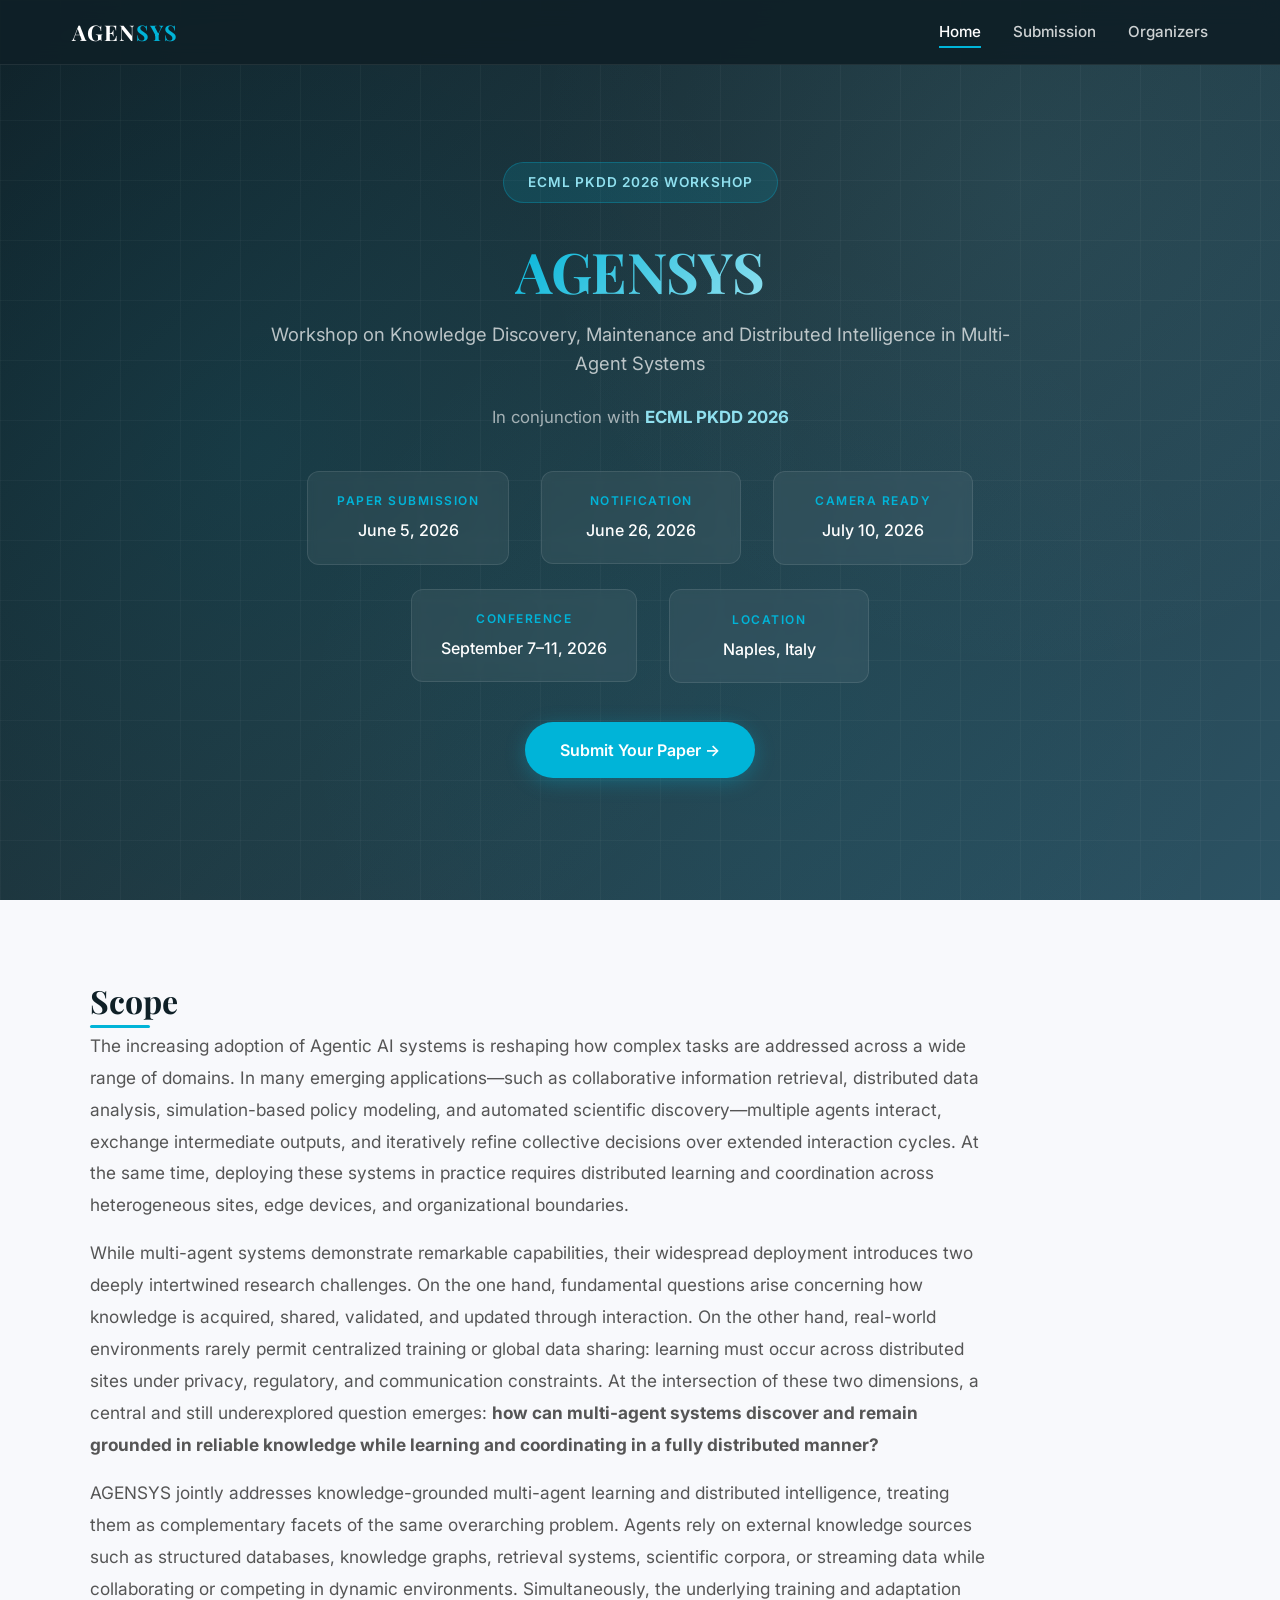
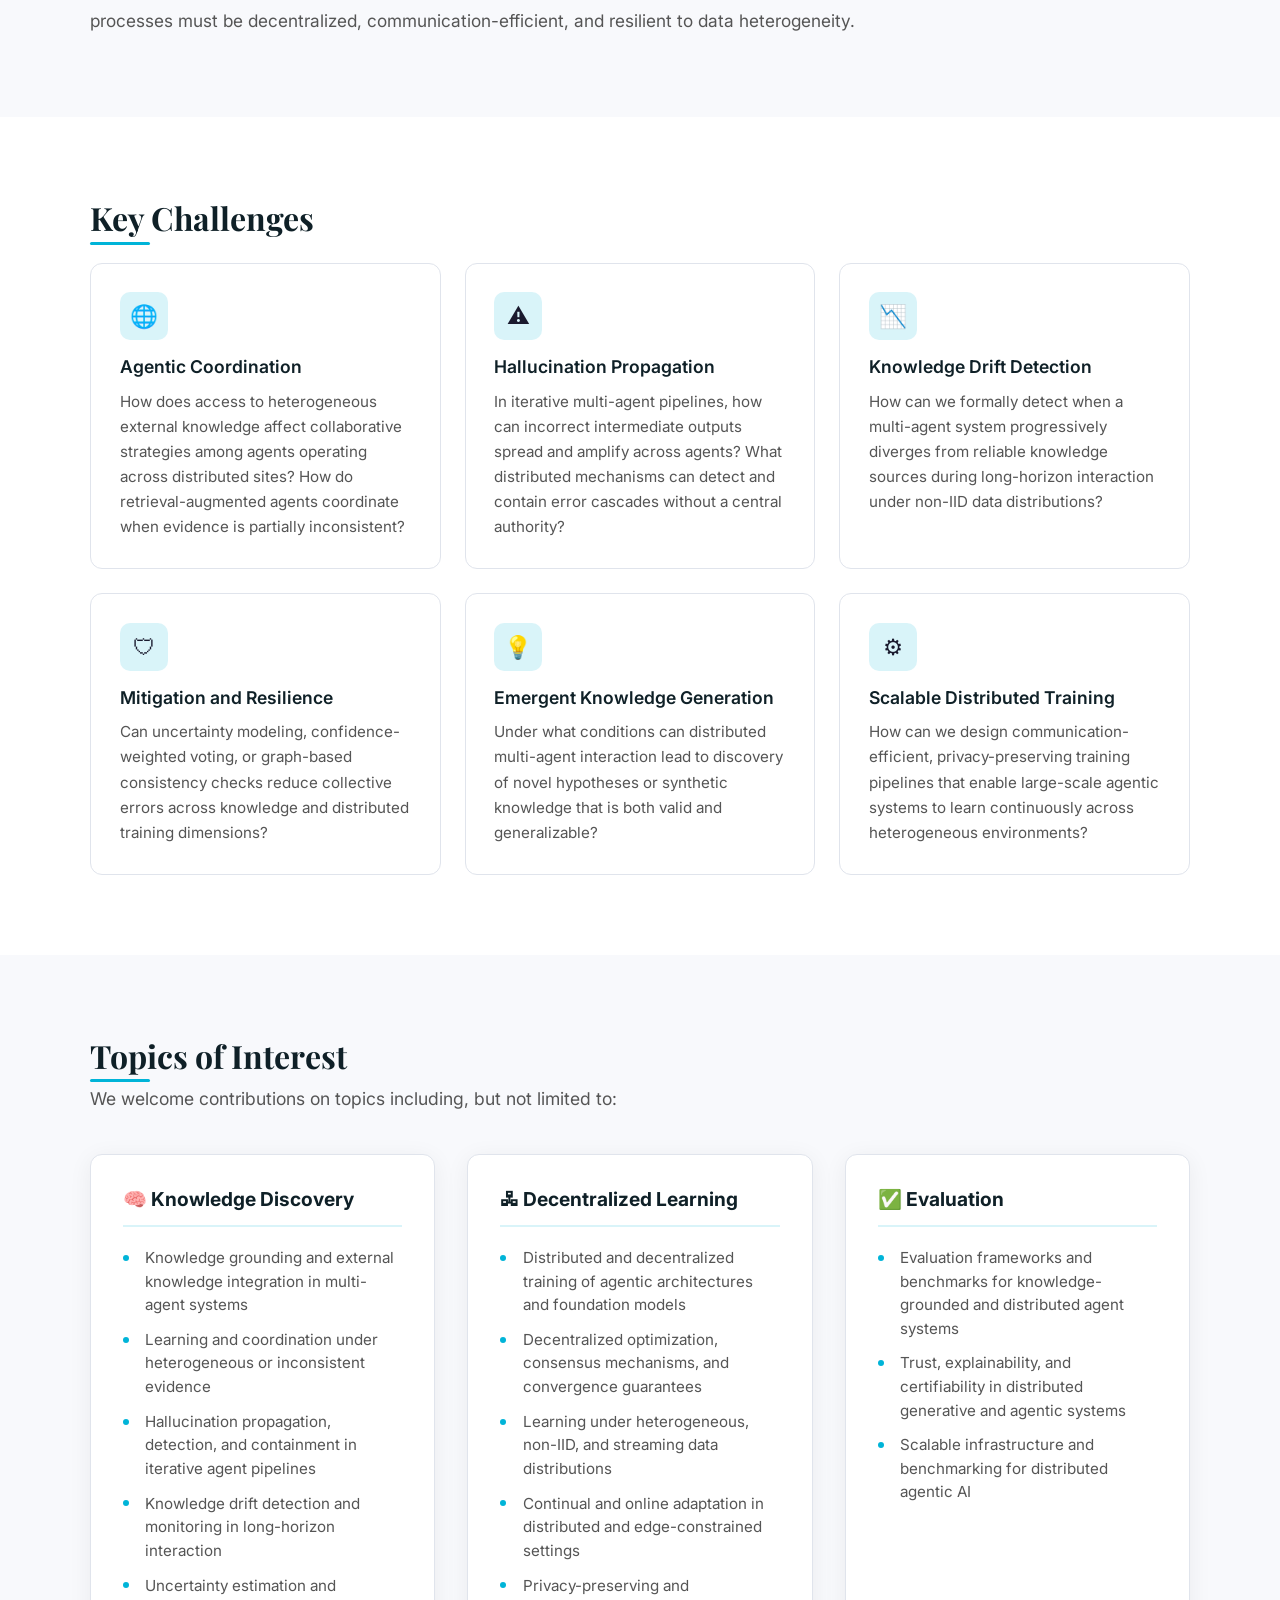
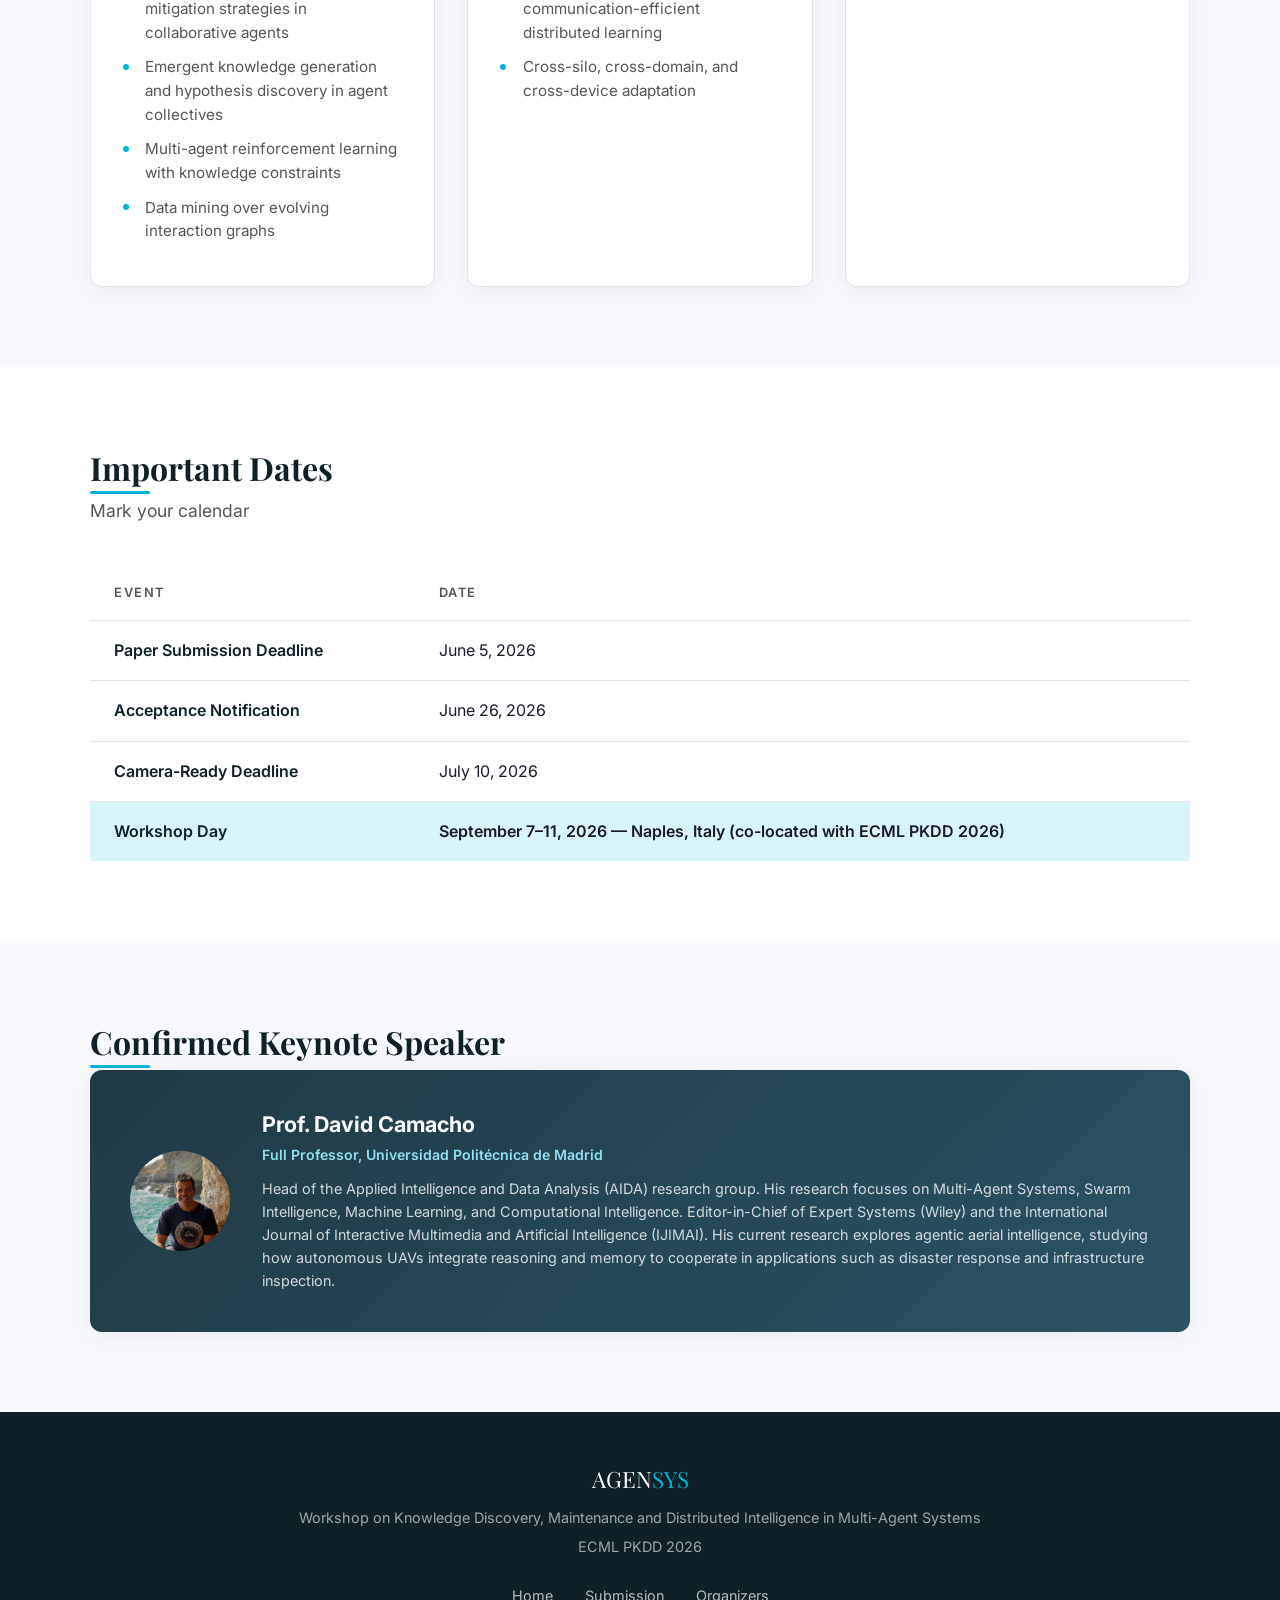
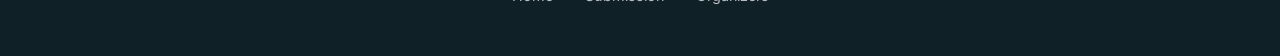
<file: index.html>
<!DOCTYPE html>
<html lang="en">
<head>
  <meta charset="UTF-8">
  <meta name="viewport" content="width=device-width, initial-scale=1.0">
  <title>AGENSYS – ECML PKDD 2026 Workshop</title>
  <meta name="description" content="AGENSYS: Workshop on Knowledge Discovery, Maintenance and Distributed Intelligence in Multi-Agent Systems at ECML PKDD 2026">
  <link rel="preconnect" href="https://fonts.googleapis.com">
  <link rel="preconnect" href="https://fonts.gstatic.com" crossorigin>
  <link href="https://fonts.googleapis.com/css2?family=Inter:wght@400;500;600;700&family=Playfair+Display:wght@600;700;800&display=swap" rel="stylesheet">
  <link rel="stylesheet" href="css/style.css">
</head>
<body>

  <!-- Navigation -->
  <nav class="navbar">
    <div class="nav-container">
      <a href="index.html" class="nav-brand">AGEN<span>SYS</span></a>
      <ul class="nav-links" id="navLinks">
        <li><a href="index.html" class="active">Home</a></li>
        <li><a href="submission.html">Submission</a></li>
        <li><a href="organizers.html">Organizers</a></li>
      </ul>
      <div class="nav-toggle" id="navToggle" aria-label="Toggle navigation">
        <span></span><span></span><span></span>
      </div>
    </div>
  </nav>

  <!-- Hero -->
  <header class="hero">
    <div class="hero-content">
      <div class="hero-badge">ECML PKDD 2026 Workshop</div>
      <h1><span class="highlight">AGENSYS</span></h1>
      <p class="hero-full-title">Workshop on Knowledge Discovery, Maintenance and Distributed Intelligence in Multi-Agent Systems</p>
      <p class="hero-conference">In conjunction with <strong>ECML PKDD 2026</strong></p>

      <div class="hero-dates">
        <div class="hero-date-item">
          <div class="label">Paper Submission</div>
          <div class="date">June 5, 2026</div>
        </div>
        <div class="hero-date-item">
          <div class="label">Notification</div>
          <div class="date">June 26, 2026</div>
        </div>
        <div class="hero-date-item">
          <div class="label">Camera Ready</div>
          <div class="date">July 10, 2026</div>
        </div>
      </div>
      <div class="hero-dates hero-dates-venue">
        <div class="hero-date-item">
          <div class="label">Conference</div>
          <div class="date">September 7&ndash;11, 2026</div>
        </div>
        <div class="hero-date-item">
          <div class="label">Location</div>
          <div class="date">Naples, Italy</div>
        </div>
      </div>

      <a href="submission.html" class="hero-cta">Submit Your Paper &rarr;</a>
    </div>
  </header>

  <!-- Scope -->
  <section class="section" id="scope">
    <div class="container">
      <h2 class="section-title">Scope</h2>
      <div class="scope-text">
        <p>The increasing adoption of Agentic AI systems is reshaping how complex tasks are addressed across a wide range of domains. In many emerging applications&mdash;such as collaborative information retrieval, distributed data analysis, simulation-based policy modeling, and automated scientific discovery&mdash;multiple agents interact, exchange intermediate outputs, and iteratively refine collective decisions over extended interaction cycles. At the same time, deploying these systems in practice requires distributed learning and coordination across heterogeneous sites, edge devices, and organizational boundaries.</p>
        <p>While multi-agent systems demonstrate remarkable capabilities, their widespread deployment introduces two deeply intertwined research challenges. On the one hand, fundamental questions arise concerning how knowledge is acquired, shared, validated, and updated through interaction. On the other hand, real-world environments rarely permit centralized training or global data sharing: learning must occur across distributed sites under privacy, regulatory, and communication constraints. At the intersection of these two dimensions, a central and still underexplored question emerges: <strong>how can multi-agent systems discover and remain grounded in reliable knowledge while learning and coordinating in a fully distributed manner?</strong></p>
        <p>AGENSYS jointly addresses knowledge-grounded multi-agent learning and distributed intelligence, treating them as complementary facets of the same overarching problem. Agents rely on external knowledge sources such as structured databases, knowledge graphs, retrieval systems, scientific corpora, or streaming data while collaborating or competing in dynamic environments. Simultaneously, the underlying training and adaptation processes must be decentralized, communication-efficient, and resilient to data heterogeneity.</p>
      </div>
    </div>
  </section>

  <!-- Key Challenges -->
  <section class="section" id="challenges">
    <div class="container">
      <h2 class="section-title">Key Challenges</h2>
      <div class="challenges-grid">
        <div class="challenge-card">
          <div class="icon">&#x1F310;</div>
          <h3>Agentic Coordination</h3>
          <p>How does access to heterogeneous external knowledge affect collaborative strategies among agents operating across distributed sites? How do retrieval-augmented agents coordinate when evidence is partially inconsistent?</p>
        </div>
        <div class="challenge-card">
          <div class="icon">&#x26A0;</div>
          <h3>Hallucination Propagation</h3>
          <p>In iterative multi-agent pipelines, how can incorrect intermediate outputs spread and amplify across agents? What distributed mechanisms can detect and contain error cascades without a central authority?</p>
        </div>
        <div class="challenge-card">
          <div class="icon">&#x1F4C9;</div>
          <h3>Knowledge Drift Detection</h3>
          <p>How can we formally detect when a multi-agent system progressively diverges from reliable knowledge sources during long-horizon interaction under non-IID data distributions?</p>
        </div>
        <div class="challenge-card">
          <div class="icon">&#x1F6E1;</div>
          <h3>Mitigation and Resilience</h3>
          <p>Can uncertainty modeling, confidence-weighted voting, or graph-based consistency checks reduce collective errors across knowledge and distributed training dimensions?</p>
        </div>
        <div class="challenge-card">
          <div class="icon">&#x1F4A1;</div>
          <h3>Emergent Knowledge Generation</h3>
          <p>Under what conditions can distributed multi-agent interaction lead to discovery of novel hypotheses or synthetic knowledge that is both valid and generalizable?</p>
        </div>
        <div class="challenge-card">
          <div class="icon">&#x2699;</div>
          <h3>Scalable Distributed Training</h3>
          <p>How can we design communication-efficient, privacy-preserving training pipelines that enable large-scale agentic systems to learn continuously across heterogeneous environments?</p>
        </div>
      </div>
    </div>
  </section>

  <!-- Topics of Interest -->
  <section class="section" id="topics">
    <div class="container">
      <h2 class="section-title">Topics of Interest</h2>
      <p class="section-subtitle">We welcome contributions on topics including, but not limited to:</p>
      <div class="topics-container">
        <div class="topic-group">
          <h3>&#x1F9E0; Knowledge Discovery</h3>
          <ul>
            <li>Knowledge grounding and external knowledge integration in multi-agent systems</li>
            <li>Learning and coordination under heterogeneous or inconsistent evidence</li>
            <li>Hallucination propagation, detection, and containment in iterative agent pipelines</li>
            <li>Knowledge drift detection and monitoring in long-horizon interaction</li>
            <li>Uncertainty estimation and mitigation strategies in collaborative agents</li>
            <li>Emergent knowledge generation and hypothesis discovery in agent collectives</li>
            <li>Multi-agent reinforcement learning with knowledge constraints</li>
            <li>Data mining over evolving interaction graphs</li>
          </ul>
        </div>
        <div class="topic-group">
          <h3>&#x1F5A7; Decentralized Learning</h3>
          <ul>
            <li>Distributed and decentralized training of agentic architectures and foundation models</li>
            <li>Decentralized optimization, consensus mechanisms, and convergence guarantees</li>
            <li>Learning under heterogeneous, non-IID, and streaming data distributions</li>
            <li>Continual and online adaptation in distributed and edge-constrained settings</li>
            <li>Privacy-preserving and communication-efficient distributed learning</li>
            <li>Cross-silo, cross-domain, and cross-device adaptation</li>
          </ul>
        </div>
        <div class="topic-group">
          <h3>&#x2705; Evaluation</h3>
          <ul>
            <li>Evaluation frameworks and benchmarks for knowledge-grounded and distributed agent systems</li>
            <li>Trust, explainability, and certifiability in distributed generative and agentic systems</li>
            <li>Scalable infrastructure and benchmarking for distributed agentic AI</li>
          </ul>
        </div>
      </div>
    </div>
  </section>

  <!-- Important Dates -->
  <section class="section" id="dates">
    <div class="container">
      <h2 class="section-title">Important Dates</h2>
      <p class="section-subtitle">Mark your calendar</p>
      <table class="dates-table">
        <thead>
          <tr>
            <th>Event</th>
            <th>Date</th>
          </tr>
        </thead>
        <tbody>
          <tr>
            <td>Paper Submission Deadline</td>
            <td>June 5, 2026</td>
          </tr>
          <tr>
            <td>Acceptance Notification</td>
            <td>June 26, 2026</td>
          </tr>
          <tr>
            <td>Camera-Ready Deadline</td>
            <td>July 10, 2026</td>
          </tr>
          <tr class="highlight-row">
            <td>Workshop Day</td>
            <td>September 7&ndash;11, 2026 &mdash; Naples, Italy (co-located with ECML PKDD 2026)</td>
          </tr>
        </tbody>
      </table>
    </div>
  </section>

  <!-- Keynote Speaker -->
  <section class="section" id="keynote">
    <div class="container">
      <h2 class="section-title">Confirmed Keynote Speaker</h2>
      <div class="keynote-card">
        <div class="organizer-avatar"><img src="img/camacho.jpg" alt="David Camacho"></div>
        <div class="organizer-info">
          <h3>Prof. David Camacho</h3>
          <div class="organizer-role">Full Professor, Universidad Polit&eacute;cnica de Madrid</div>
          <p class="organizer-bio">Head of the Applied Intelligence and Data Analysis (AIDA) research group. His research focuses on Multi-Agent Systems, Swarm Intelligence, Machine Learning, and Computational Intelligence. Editor-in-Chief of Expert Systems (Wiley) and the International Journal of Interactive Multimedia and Artificial Intelligence (IJIMAI). His current research explores agentic aerial intelligence, studying how autonomous UAVs integrate reasoning and memory to cooperate in applications such as disaster response and infrastructure inspection.</p>
        </div>
      </div>
    </div>
  </section>

  <!-- Footer -->
  <footer class="footer">
    <div class="footer-brand">AGEN<span>SYS</span></div>
    <p>Workshop on Knowledge Discovery, Maintenance and Distributed Intelligence in Multi-Agent Systems</p>
    <p>ECML PKDD 2026</p>
    <div class="footer-links">
      <a href="index.html">Home</a>
      <a href="submission.html">Submission</a>
      <a href="organizers.html">Organizers</a>
    </div>
  </footer>

  <script>
    // Mobile nav toggle
    document.getElementById('navToggle').addEventListener('click', function () {
      document.getElementById('navLinks').classList.toggle('open');
    });
  </script>
</body>
</html>
</file>
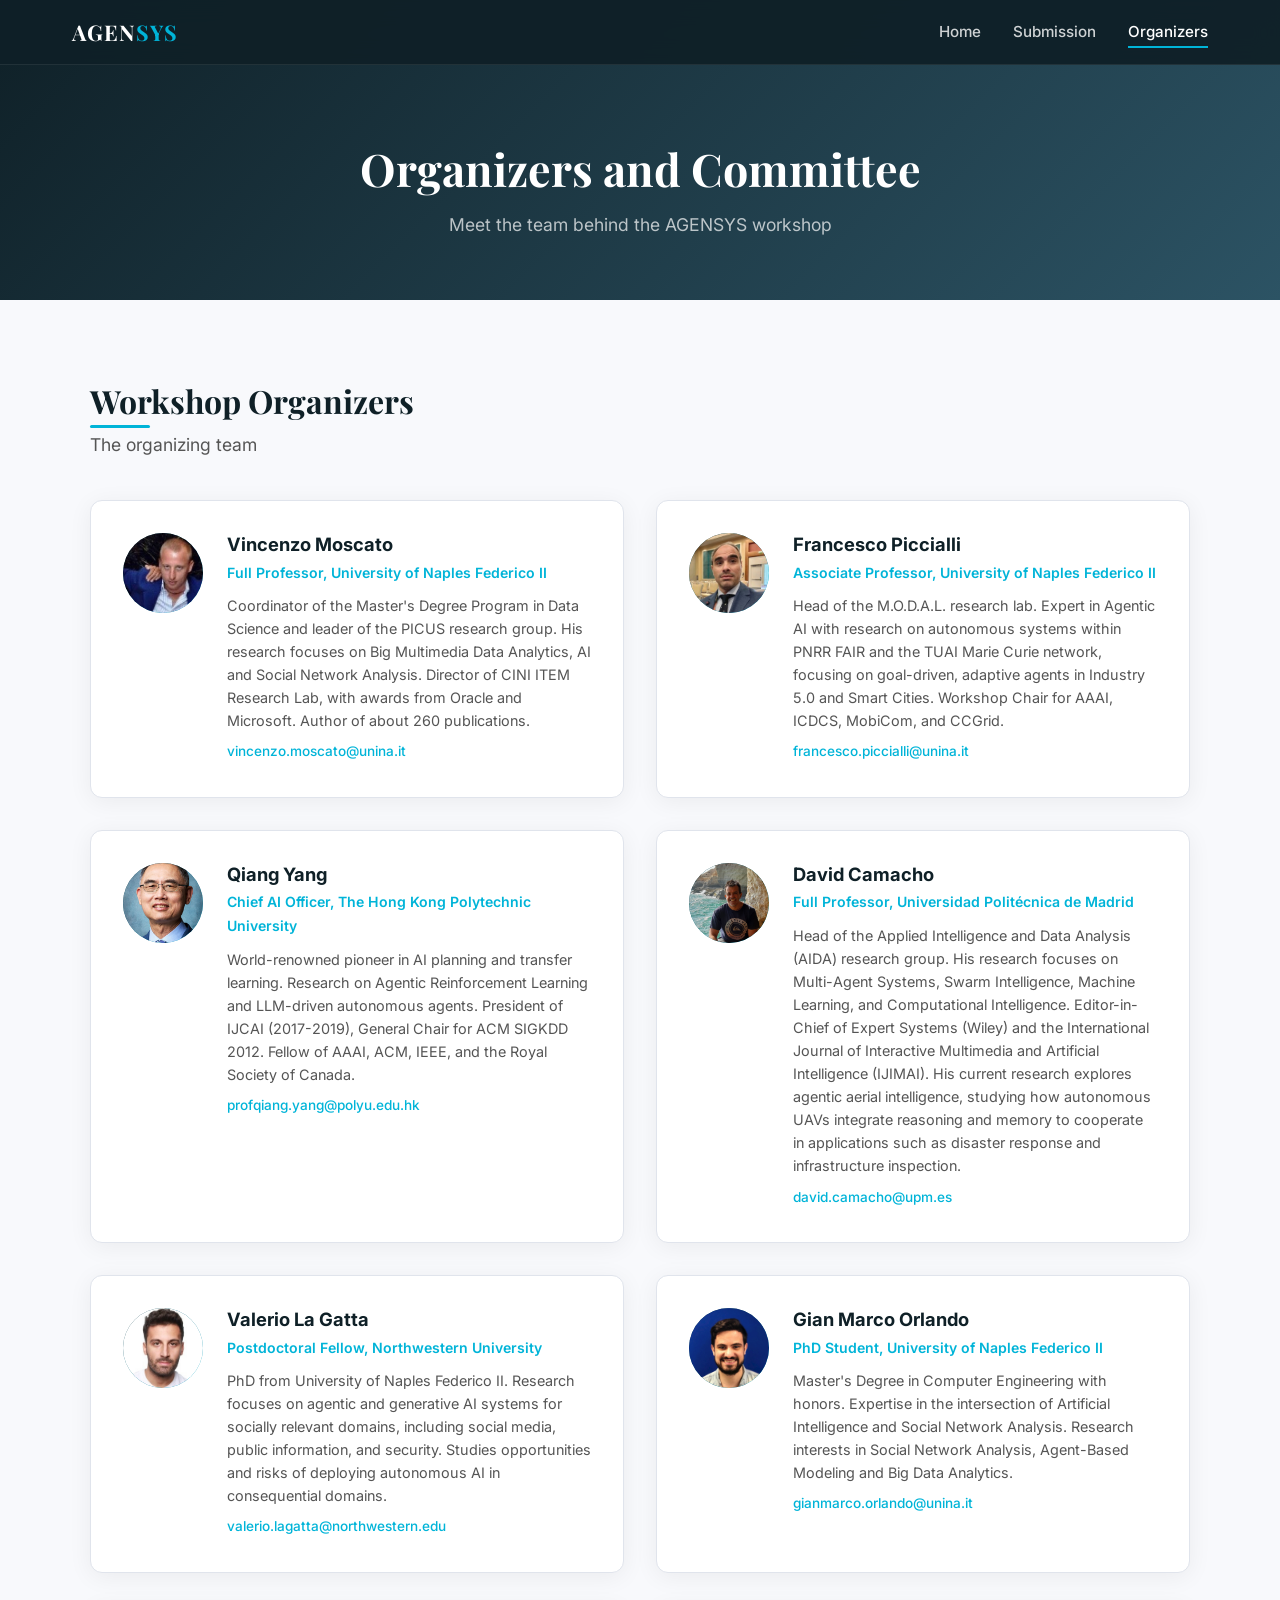
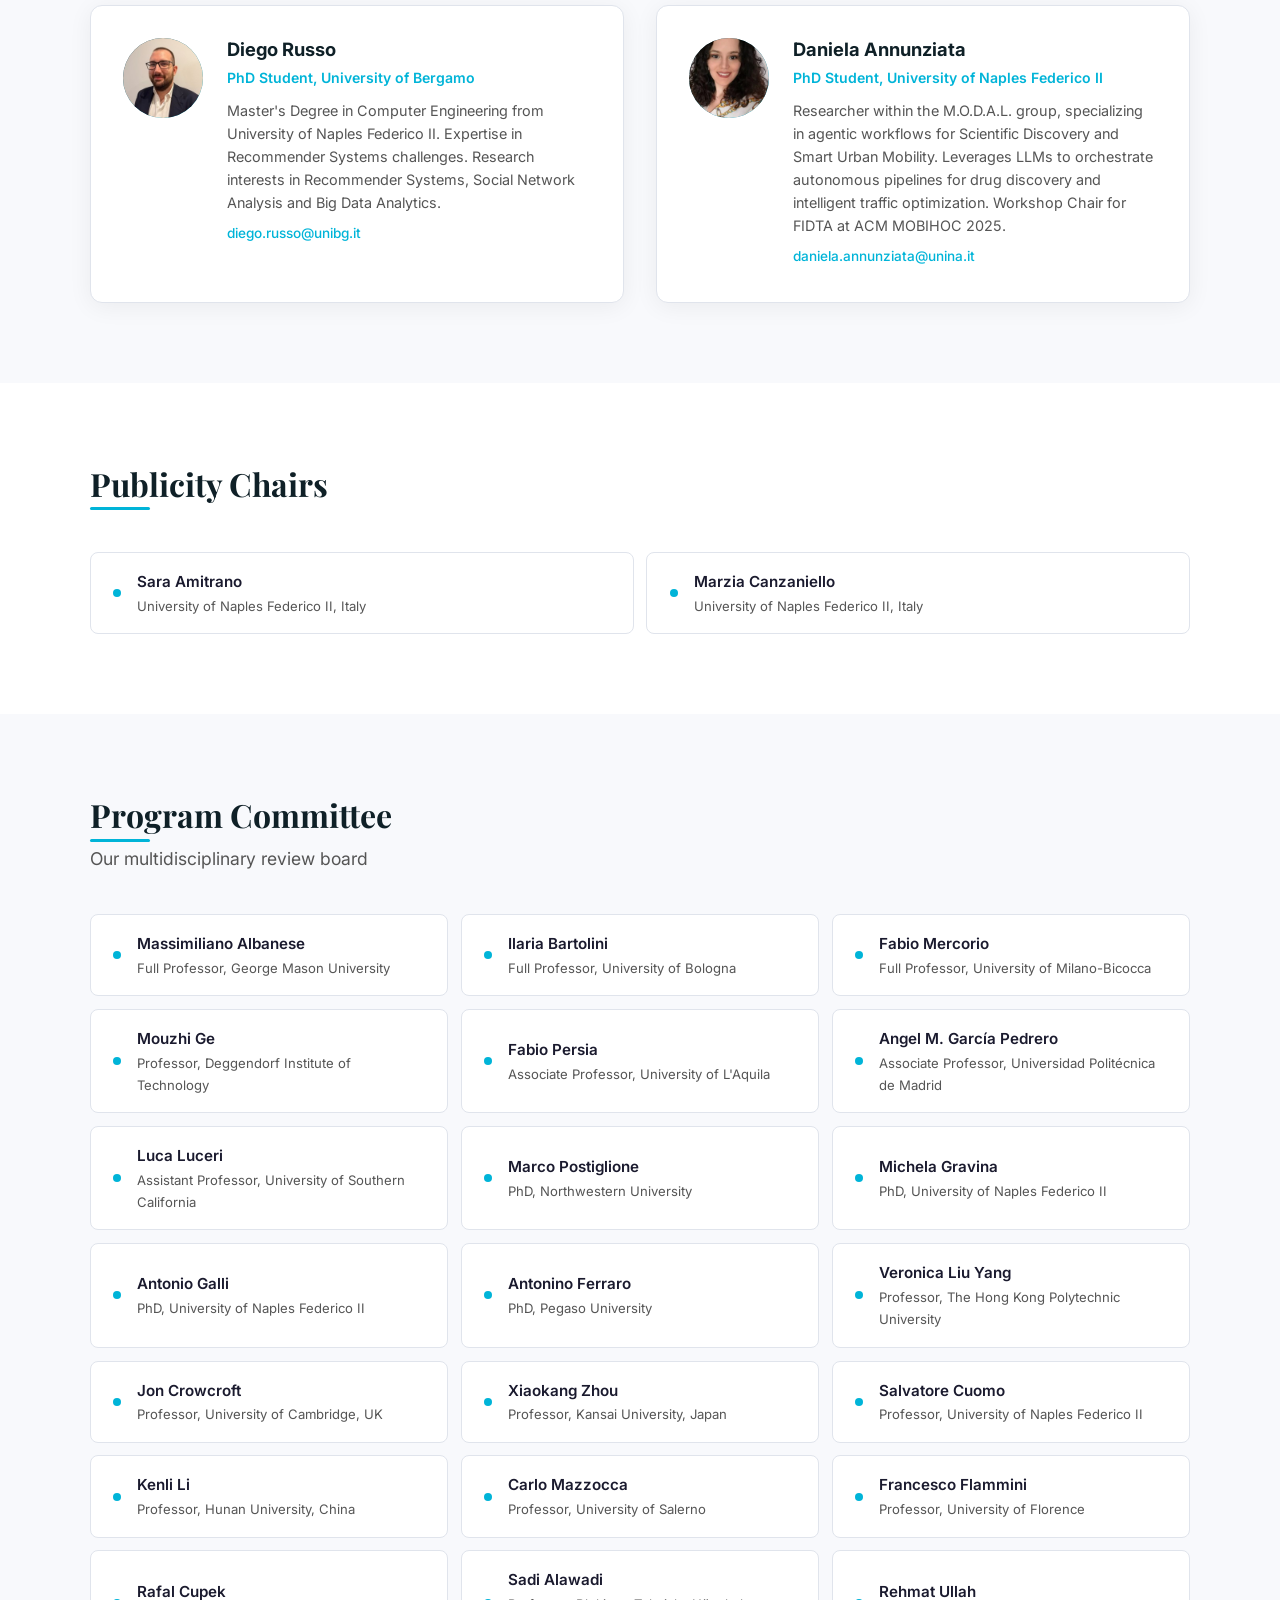
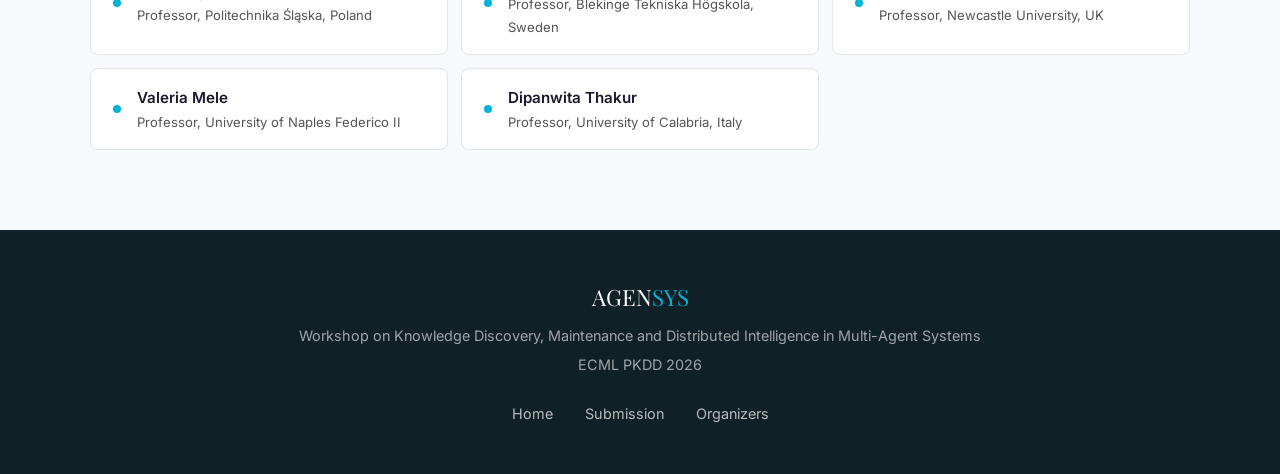
<file: organizers.html>
<!DOCTYPE html>
<html lang="en">
<head>
  <meta charset="UTF-8">
  <meta name="viewport" content="width=device-width, initial-scale=1.0">
  <title>Organizers – AGENSYS @ ECML PKDD 2026</title>
  <meta name="description" content="Organizing committee and program committee for the AGENSYS Workshop at ECML PKDD 2026">
  <link rel="preconnect" href="https://fonts.googleapis.com">
  <link rel="preconnect" href="https://fonts.gstatic.com" crossorigin>
  <link href="https://fonts.googleapis.com/css2?family=Inter:wght@400;500;600;700&family=Playfair+Display:wght@600;700;800&display=swap" rel="stylesheet">
  <link rel="stylesheet" href="css/style.css">
</head>
<body>

  <!-- Navigation -->
  <nav class="navbar">
    <div class="nav-container">
      <a href="index.html" class="nav-brand">AGEN<span>SYS</span></a>
      <ul class="nav-links" id="navLinks">
        <li><a href="index.html">Home</a></li>
        <li><a href="submission.html">Submission</a></li>
        <li><a href="organizers.html" class="active">Organizers</a></li>
      </ul>
      <div class="nav-toggle" id="navToggle" aria-label="Toggle navigation">
        <span></span><span></span><span></span>
      </div>
    </div>
  </nav>

  <!-- Page Hero -->
  <header class="page-hero">
    <h1>Organizers and Committee</h1>
    <p>Meet the team behind the AGENSYS workshop</p>
  </header>

  <!-- Workshop Organizers -->
  <section class="section" id="organizers">
    <div class="container">
      <h2 class="section-title">Workshop Organizers</h2>
      <p class="section-subtitle">The organizing team</p>

      <div class="organizers-grid">

        <!-- Vincenzo Moscato -->
        <div class="organizer-card">
          <div class="organizer-avatar"><img src="img/moscato.jpg" alt="Vincenzo Moscato"></div>
          <div class="organizer-info">
            <h3>Vincenzo Moscato</h3>
            <div class="organizer-role">Full Professor, University of Naples Federico II</div>
            <p class="organizer-bio">Coordinator of the Master's Degree Program in Data Science and leader of the PICUS research group. His research focuses on Big Multimedia Data Analytics, AI and Social Network Analysis. Director of CINI ITEM Research Lab, with awards from Oracle and Microsoft. Author of about 260 publications.</p>
            <a href="mailto:vincenzo.moscato@unina.it" class="organizer-email">vincenzo.moscato@unina.it</a>
          </div>
        </div>

        <!-- Francesco Piccialli -->
        <div class="organizer-card">
          <div class="organizer-avatar"><img src="img/piccialli.jpg" alt="Francesco Piccialli"></div>
          <div class="organizer-info">
            <h3>Francesco Piccialli</h3>
            <div class="organizer-role">Associate Professor, University of Naples Federico II</div>
            <p class="organizer-bio">Head of the M.O.D.A.L. research lab. Expert in Agentic AI with research on autonomous systems within PNRR FAIR and the TUAI Marie Curie network, focusing on goal-driven, adaptive agents in Industry 5.0 and Smart Cities. Workshop Chair for AAAI, ICDCS, MobiCom, and CCGrid.</p>
            <a href="mailto:francesco.piccialli@unina.it" class="organizer-email">francesco.piccialli@unina.it</a>
          </div>
        </div>

        <!-- Qiang Yang -->
        <div class="organizer-card">
          <div class="organizer-avatar"><img src="img/yangqiang.jpeg" alt="Qiang Yang"></div>
          <div class="organizer-info">
            <h3>Qiang Yang</h3>
            <div class="organizer-role">Chief AI Officer, The Hong Kong Polytechnic University</div>
            <p class="organizer-bio">World-renowned pioneer in AI planning and transfer learning. Research on Agentic Reinforcement Learning and LLM-driven autonomous agents. President of IJCAI (2017-2019), General Chair for ACM SIGKDD 2012. Fellow of AAAI, ACM, IEEE, and the Royal Society of Canada.</p>
            <a href="mailto:profqiang.yang@polyu.edu.hk" class="organizer-email">profqiang.yang@polyu.edu.hk</a>
          </div>
        </div>

        <!-- David Camacho -->
        <div class="organizer-card">
          <div class="organizer-avatar"><img src="img/camacho.jpg" alt="David Camacho"></div>
          <div class="organizer-info">
            <h3>David Camacho</h3>
            <div class="organizer-role">Full Professor, Universidad Polit&eacute;cnica de Madrid</div>
            <p class="organizer-bio">Head of the Applied Intelligence and Data Analysis (AIDA) research group. His research focuses on Multi-Agent Systems, Swarm Intelligence, Machine Learning, and Computational Intelligence. Editor-in-Chief of Expert Systems (Wiley) and the International Journal of Interactive Multimedia and Artificial Intelligence (IJIMAI). His current research explores agentic aerial intelligence, studying how autonomous UAVs integrate reasoning and memory to cooperate in applications such as disaster response and infrastructure inspection.</p>
            <a href="mailto:david.camacho@upm.es" class="organizer-email">david.camacho@upm.es</a>
          </div>
        </div>

        <!-- Valerio La Gatta -->
        <div class="organizer-card">
          <div class="organizer-avatar"><img src="img/lagatta.jpg" alt="Valerio La Gatta"></div>
          <div class="organizer-info">
            <h3>Valerio La Gatta</h3>
            <div class="organizer-role">Postdoctoral Fellow, Northwestern University</div>
            <p class="organizer-bio">PhD from University of Naples Federico II. Research focuses on agentic and generative AI systems for socially relevant domains, including social media, public information, and security. Studies opportunities and risks of deploying autonomous AI in consequential domains.</p>
            <a href="mailto:valerio.lagatta@northwestern.edu" class="organizer-email">valerio.lagatta@northwestern.edu</a>
          </div>
        </div>

        <!-- Gian Marco Orlando -->
        <div class="organizer-card">
          <div class="organizer-avatar"><img src="img/orlando.jpeg" alt="Gian Marco Orlando"></div>
          <div class="organizer-info">
            <h3>Gian Marco Orlando</h3>
            <div class="organizer-role">PhD Student, University of Naples Federico II</div>
            <p class="organizer-bio">Master's Degree in Computer Engineering with honors. Expertise in the intersection of Artificial Intelligence and Social Network Analysis. Research interests in Social Network Analysis, Agent-Based Modeling and Big Data Analytics.</p>
            <a href="mailto:gianmarco.orlando@unina.it" class="organizer-email">gianmarco.orlando@unina.it</a>
          </div>
        </div>

        <!-- Diego Russo -->
        <div class="organizer-card">
          <div class="organizer-avatar"><img src="img/russo.jpg" alt="Diego Russo"></div>
          <div class="organizer-info">
            <h3>Diego Russo</h3>
            <div class="organizer-role">PhD Student, University of Bergamo</div>
            <p class="organizer-bio">Master's Degree in Computer Engineering from University of Naples Federico II. Expertise in Recommender Systems challenges. Research interests in Recommender Systems, Social Network Analysis and Big Data Analytics.</p>
            <a href="mailto:diego.russo@unibg.it" class="organizer-email">diego.russo@unibg.it</a>
          </div>
        </div>

        <!-- Daniela Annunziata -->
        <div class="organizer-card">
          <div class="organizer-avatar"><img src="img/annunziata.jpg" alt="Daniela Annunziata"></div>
          <div class="organizer-info">
            <h3>Daniela Annunziata</h3>
            <div class="organizer-role">PhD Student, University of Naples Federico II</div>
            <p class="organizer-bio">Researcher within the M.O.D.A.L. group, specializing in agentic workflows for Scientific Discovery and Smart Urban Mobility. Leverages LLMs to orchestrate autonomous pipelines for drug discovery and intelligent traffic optimization. Workshop Chair for FIDTA at ACM MOBIHOC 2025.</p>
            <a href="mailto:daniela.annunziata@unina.it" class="organizer-email">daniela.annunziata@unina.it</a>
          </div>
        </div>

      </div>
    </div>
  </section>

  <!-- Publicity Chairs -->
  <section class="section" id="publicity">
    <div class="container">
      <h2 class="section-title">Publicity Chairs</h2>
      <p class="section-subtitle"></p>
      <div class="pc-grid">
        <div class="pc-member">
          <div class="pc-dot"></div>
          <div>
            <div class="pc-name">Sara Amitrano</div>
            <div class="pc-role">University of Naples Federico II, Italy</div>
          </div>
        </div>
        <div class="pc-member">
          <div class="pc-dot"></div>
          <div>
            <div class="pc-name">Marzia Canzaniello</div>
            <div class="pc-role">University of Naples Federico II, Italy</div>
          </div>
        </div>
      </div>
    </div>
  </section>

  <!-- Program Committee -->
  <section class="section" id="pc">
    <div class="container">
      <h2 class="section-title">Program Committee</h2>
      <p class="section-subtitle">Our multidisciplinary review board</p>

      <div class="pc-grid">
        <div class="pc-member">
          <div class="pc-dot"></div>
          <div>
            <div class="pc-name">Massimiliano Albanese</div>
            <div class="pc-role">Full Professor, George Mason University</div>
          </div>
        </div>
        <div class="pc-member">
          <div class="pc-dot"></div>
          <div>
            <div class="pc-name">Ilaria Bartolini</div>
            <div class="pc-role">Full Professor, University of Bologna</div>
          </div>
        </div>
        <div class="pc-member">
          <div class="pc-dot"></div>
          <div>
            <div class="pc-name">Fabio Mercorio</div>
            <div class="pc-role">Full Professor, University of Milano-Bicocca</div>
          </div>
        </div>
        <div class="pc-member">
          <div class="pc-dot"></div>
          <div>
            <div class="pc-name">Mouzhi Ge</div>
            <div class="pc-role">Professor, Deggendorf Institute of Technology</div>
          </div>
        </div>
        <div class="pc-member">
          <div class="pc-dot"></div>
          <div>
            <div class="pc-name">Fabio Persia</div>
            <div class="pc-role">Associate Professor, University of L'Aquila</div>
          </div>
        </div>
        <div class="pc-member">
          <div class="pc-dot"></div>
          <div>
            <div class="pc-name">Angel M. Garc&iacute;a Pedrero</div>
            <div class="pc-role">Associate Professor, Universidad Polit&eacute;cnica de Madrid</div>
          </div>
        </div>
        <div class="pc-member">
          <div class="pc-dot"></div>
          <div>
            <div class="pc-name">Luca Luceri</div>
            <div class="pc-role">Assistant Professor, University of Southern California</div>
          </div>
        </div>
        <div class="pc-member">
          <div class="pc-dot"></div>
          <div>
            <div class="pc-name">Marco Postiglione</div>
            <div class="pc-role">PhD, Northwestern University</div>
          </div>
        </div>
        <div class="pc-member">
          <div class="pc-dot"></div>
          <div>
            <div class="pc-name">Michela Gravina</div>
            <div class="pc-role">PhD, University of Naples Federico II</div>
          </div>
        </div>
        <div class="pc-member">
          <div class="pc-dot"></div>
          <div>
            <div class="pc-name">Antonio Galli</div>
            <div class="pc-role">PhD, University of Naples Federico II</div>
          </div>
        </div>
        <div class="pc-member">
          <div class="pc-dot"></div>
          <div>
            <div class="pc-name">Antonino Ferraro</div>
            <div class="pc-role">PhD, Pegaso University</div>
          </div>
        </div>
        <div class="pc-member">
          <div class="pc-dot"></div>
          <div>
            <div class="pc-name">Veronica Liu Yang</div>
            <div class="pc-role">Professor, The Hong Kong Polytechnic University</div>
          </div>
        </div>
        <div class="pc-member">
          <div class="pc-dot"></div>
          <div>
            <div class="pc-name">Jon Crowcroft</div>
            <div class="pc-role">Professor, University of Cambridge, UK</div>
          </div>
        </div>
        <div class="pc-member">
          <div class="pc-dot"></div>
          <div>
            <div class="pc-name">Xiaokang Zhou</div>
            <div class="pc-role">Professor, Kansai University, Japan</div>
          </div>
        </div>
        <div class="pc-member">
          <div class="pc-dot"></div>
          <div>
            <div class="pc-name">Salvatore Cuomo</div>
            <div class="pc-role">Professor, University of Naples Federico II</div>
          </div>
        </div>
        <div class="pc-member">
          <div class="pc-dot"></div>
          <div>
            <div class="pc-name">Kenli Li</div>
            <div class="pc-role">Professor, Hunan University, China</div>
          </div>
        </div>
        <div class="pc-member">
          <div class="pc-dot"></div>
          <div>
            <div class="pc-name">Carlo Mazzocca</div>
            <div class="pc-role">Professor, University of Salerno</div>
          </div>
        </div>
        <div class="pc-member">
          <div class="pc-dot"></div>
          <div>
            <div class="pc-name">Francesco Flammini</div>
            <div class="pc-role">Professor, University of Florence</div>
          </div>
        </div>
        <div class="pc-member">
          <div class="pc-dot"></div>
          <div>
            <div class="pc-name">Rafal Cupek</div>
            <div class="pc-role">Professor, Politechnika &#x15A;l&#x105;ska, Poland</div>
          </div>
        </div>
        <div class="pc-member">
          <div class="pc-dot"></div>
          <div>
            <div class="pc-name">Sadi Alawadi</div>
            <div class="pc-role">Professor, Blekinge Tekniska H&ouml;gskola, Sweden</div>
          </div>
        </div>
        <div class="pc-member">
          <div class="pc-dot"></div>
          <div>
            <div class="pc-name">Rehmat Ullah</div>
            <div class="pc-role">Professor, Newcastle University, UK</div>
          </div>
        </div>
        <div class="pc-member">
          <div class="pc-dot"></div>
          <div>
            <div class="pc-name">Valeria Mele</div>
            <div class="pc-role">Professor, University of Naples Federico II</div>
          </div>
        </div>
        <div class="pc-member">
          <div class="pc-dot"></div>
          <div>
            <div class="pc-name">Dipanwita Thakur</div>
            <div class="pc-role">Professor, University of Calabria, Italy</div>
          </div>
        </div>
      </div>
    </div>
  </section>

  <!-- Footer -->
  <footer class="footer">
    <div class="footer-brand">AGEN<span>SYS</span></div>
    <p>Workshop on Knowledge Discovery, Maintenance and Distributed Intelligence in Multi-Agent Systems</p>
    <p>ECML PKDD 2026</p>
    <div class="footer-links">
      <a href="index.html">Home</a>
      <a href="submission.html">Submission</a>
      <a href="organizers.html">Organizers</a>
    </div>
  </footer>

  <script>
    document.getElementById('navToggle').addEventListener('click', function () {
      document.getElementById('navLinks').classList.toggle('open');
    });
  </script>
</body>
</html>
</file>
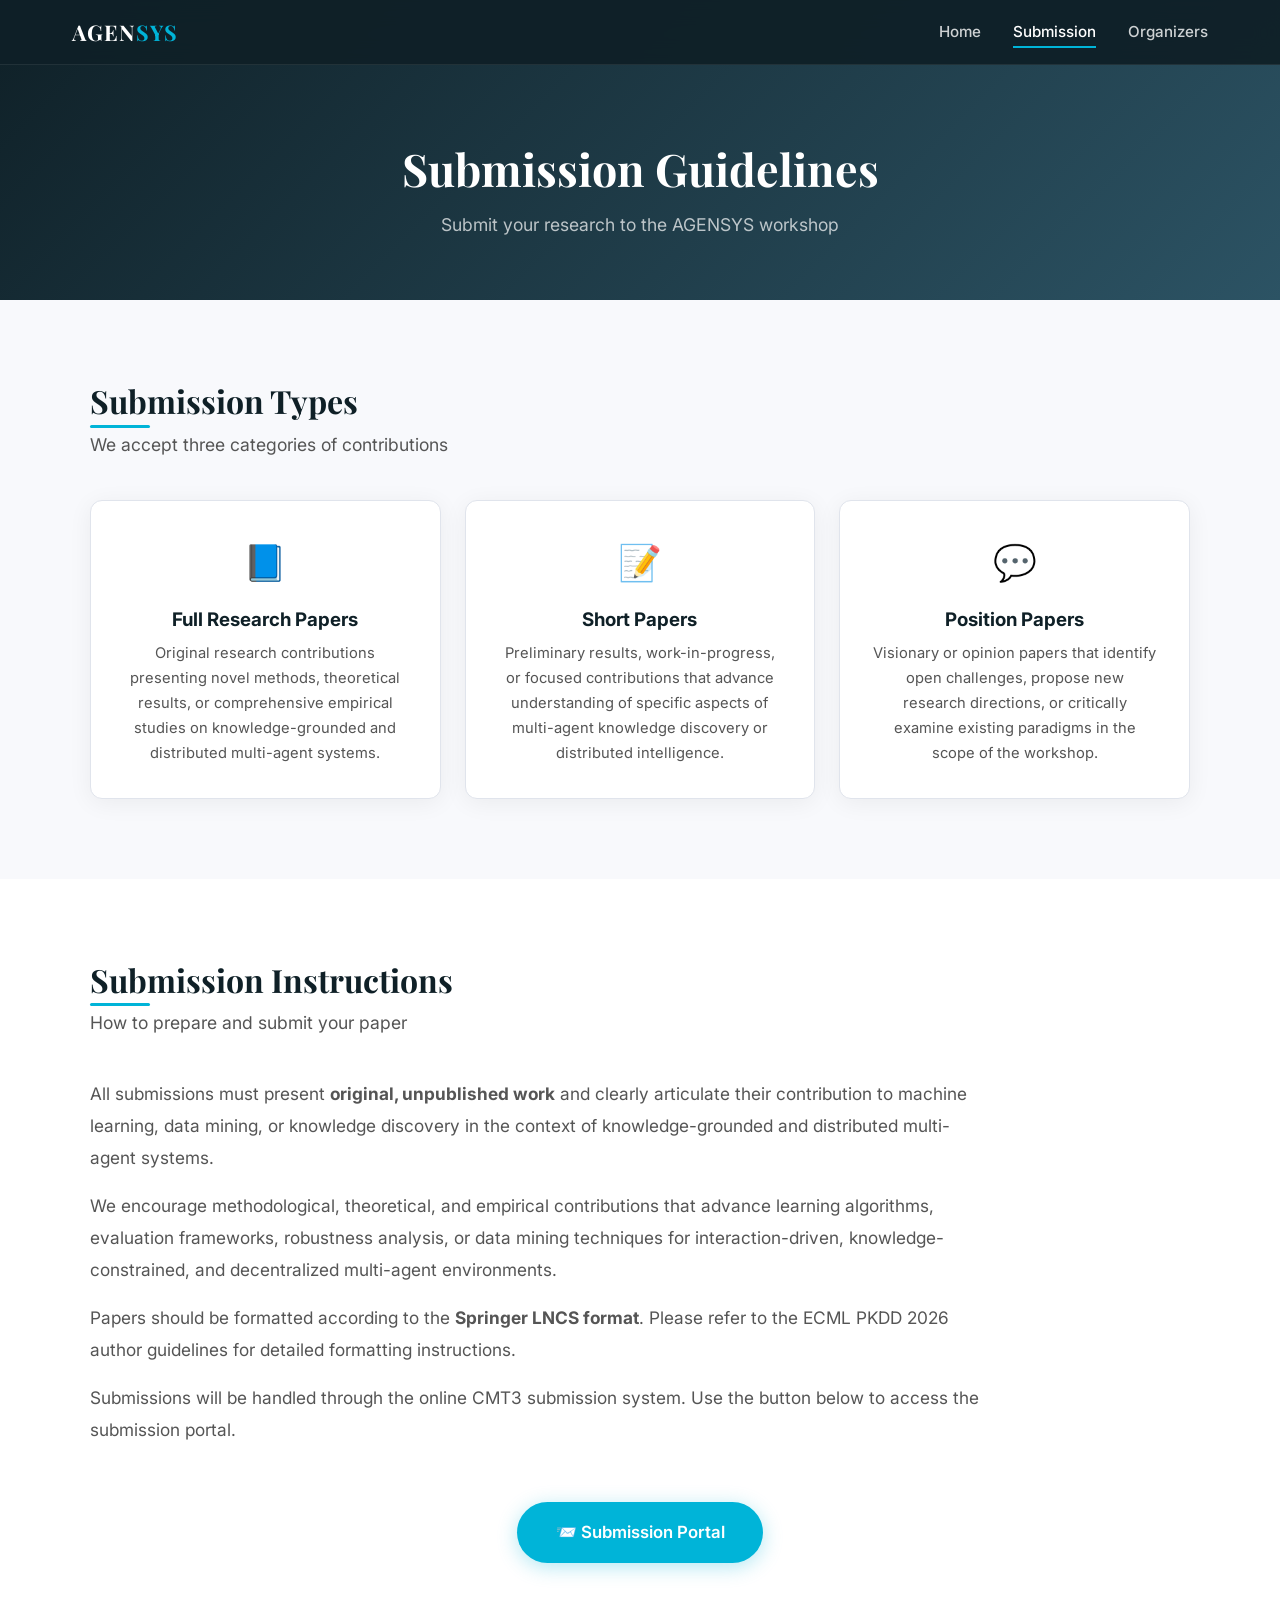
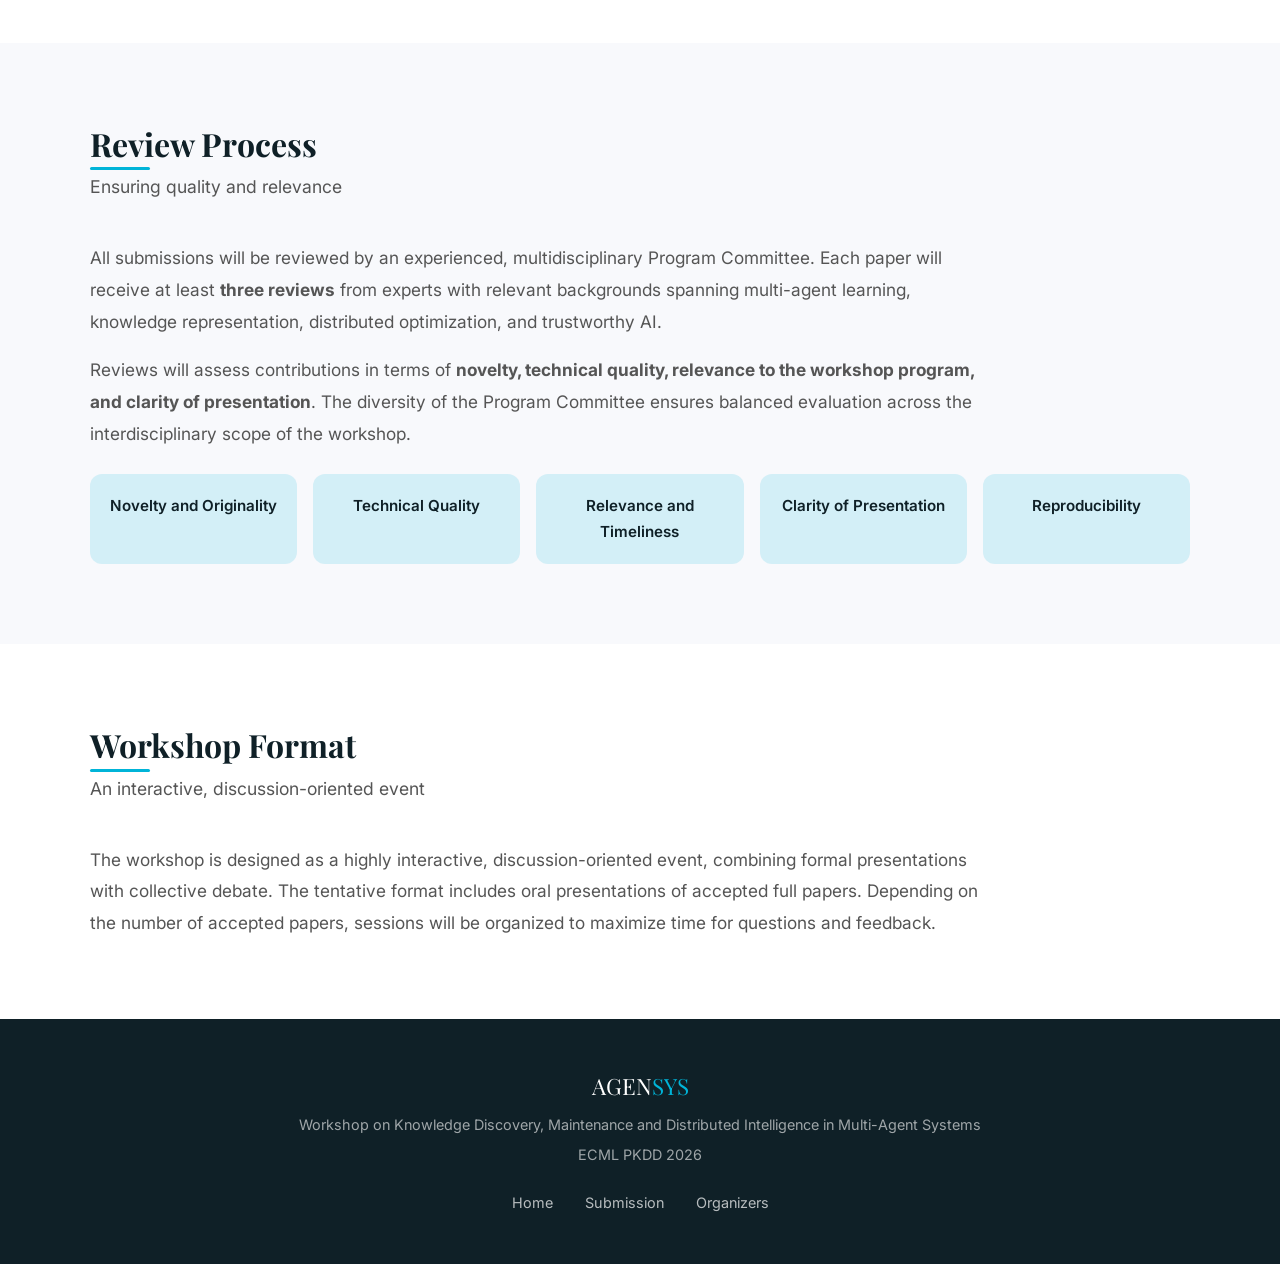
<file: submission.html>
<!DOCTYPE html>
<html lang="en">
<head>
  <meta charset="UTF-8">
  <meta name="viewport" content="width=device-width, initial-scale=1.0">
  <title>Submission – AGENSYS @ ECML PKDD 2026</title>
  <meta name="description" content="Submission guidelines for AGENSYS Workshop at ECML PKDD 2026">
  <link rel="preconnect" href="https://fonts.googleapis.com">
  <link rel="preconnect" href="https://fonts.gstatic.com" crossorigin>
  <link href="https://fonts.googleapis.com/css2?family=Inter:wght@400;500;600;700&family=Playfair+Display:wght@600;700;800&display=swap" rel="stylesheet">
  <link rel="stylesheet" href="css/style.css">
</head>
<body>

  <!-- Navigation -->
  <nav class="navbar">
    <div class="nav-container">
      <a href="index.html" class="nav-brand">AGEN<span>SYS</span></a>
      <ul class="nav-links" id="navLinks">
        <li><a href="index.html">Home</a></li>
        <li><a href="submission.html" class="active">Submission</a></li>
        <li><a href="organizers.html">Organizers</a></li>
      </ul>
      <div class="nav-toggle" id="navToggle" aria-label="Toggle navigation">
        <span></span><span></span><span></span>
      </div>
    </div>
  </nav>

  <!-- Page Hero -->
  <header class="page-hero">
    <h1>Submission Guidelines</h1>
    <p>Submit your research to the AGENSYS workshop</p>
  </header>

  <!-- Submission Types -->
  <section class="section" id="types">
    <div class="container">
      <h2 class="section-title">Submission Types</h2>
      <p class="section-subtitle">We accept three categories of contributions</p>

      <div class="sub-types">
        <div class="sub-type-card">
          <div class="type-icon">&#x1F4D8;</div>
          <h3>Full Research Papers</h3>
          <p>Original research contributions presenting novel methods, theoretical results, or comprehensive empirical studies on knowledge-grounded and distributed multi-agent systems.</p>
        </div>
        <div class="sub-type-card">
          <div class="type-icon">&#x1F4DD;</div>
          <h3>Short Papers</h3>
          <p>Preliminary results, work-in-progress, or focused contributions that advance understanding of specific aspects of multi-agent knowledge discovery or distributed intelligence.</p>
        </div>
        <div class="sub-type-card">
          <div class="type-icon">&#x1F4AC;</div>
          <h3>Position Papers</h3>
          <p>Visionary or opinion papers that identify open challenges, propose new research directions, or critically examine existing paradigms in the scope of the workshop.</p>
        </div>
      </div>
    </div>
  </section>

  <!-- Instructions -->
  <section class="section" id="instructions">
    <div class="container">
      <h2 class="section-title">Submission Instructions</h2>
      <p class="section-subtitle">How to prepare and submit your paper</p>

      <div class="scope-text">
        <p>All submissions must present <strong>original, unpublished work</strong> and clearly articulate their contribution to machine learning, data mining, or knowledge discovery in the context of knowledge-grounded and distributed multi-agent systems.</p>
        <p>We encourage methodological, theoretical, and empirical contributions that advance learning algorithms, evaluation frameworks, robustness analysis, or data mining techniques for interaction-driven, knowledge-constrained, and decentralized multi-agent environments.</p>
        <p>Papers should be formatted according to the <strong>Springer LNCS format</strong>. Please refer to the ECML PKDD 2026 author guidelines for detailed formatting instructions.</p>
        <p>Submissions will be handled through the online CMT3 submission system. Use the button below to access the submission portal.</p>
      </div>

      <div style="text-align:center; margin-top: 2rem;">
        <a class="submit-btn" href="https://cmt3.research.microsoft.com/User/Login?ReturnUrl=%2FECMLPKDDWT2026%2FSubmission%2FIndex" aria-label="Submission portal">&#x1F4E8; Submission Portal</a>
      </div>
    </div>
  </section>

  <!-- Review Process -->
  <section class="section" id="review">
    <div class="container">
      <h2 class="section-title">Review Process</h2>
      <p class="section-subtitle">Ensuring quality and relevance</p>

      <div class="scope-text">
        <p>All submissions will be reviewed by an experienced, multidisciplinary Program Committee. Each paper will receive at least <strong>three reviews</strong> from experts with relevant backgrounds spanning multi-agent learning, knowledge representation, distributed optimization, and trustworthy AI.</p>
        <p>Reviews will assess contributions in terms of <strong>novelty, technical quality, relevance to the workshop program, and clarity of presentation</strong>. The diversity of the Program Committee ensures balanced evaluation across the interdisciplinary scope of the workshop.</p>
      </div>

      <div class="review-criteria">
        <div class="criteria-item">Novelty and Originality</div>
        <div class="criteria-item">Technical Quality</div>
        <div class="criteria-item">Relevance and Timeliness</div>
        <div class="criteria-item">Clarity of Presentation</div>
        <div class="criteria-item">Reproducibility</div>
      </div>
    </div>
  </section>

  <!-- Workshop Format -->
  <section class="section" id="format">
    <div class="container">
      <h2 class="section-title">Workshop Format</h2>
      <p class="section-subtitle">An interactive, discussion-oriented event</p>

      <div class="scope-text">
        <p>The workshop is designed as a highly interactive, discussion-oriented event, combining formal presentations with collective debate. The tentative format includes oral presentations of accepted full papers. Depending on the number of accepted papers, sessions will be organized to maximize time for questions and feedback.</p>
      </div>

    </div>
  </section>

  <!-- Footer -->
  <footer class="footer">
    <div class="footer-brand">AGEN<span>SYS</span></div>
    <p>Workshop on Knowledge Discovery, Maintenance and Distributed Intelligence in Multi-Agent Systems</p>
    <p>ECML PKDD 2026</p>
    <div class="footer-links">
      <a href="index.html">Home</a>
      <a href="submission.html">Submission</a>
      <a href="organizers.html">Organizers</a>
    </div>
  </footer>

  <script>
    document.getElementById('navToggle').addEventListener('click', function () {
      document.getElementById('navLinks').classList.toggle('open');
    });
  </script>
</body>
</html>
</file>
<file: css/style.css>
/* ===== Reset & Base ===== */
*,
*::before,
*::after {
  margin: 0;
  padding: 0;
  box-sizing: border-box;
}

:root {
  --primary: #0f2027;
  --primary-mid: #203a43;
  --primary-light: #2c5364;
  --accent: #00b4d8;
  --accent-light: #90e0ef;
  --accent-glow: rgba(0, 180, 216, 0.15);
  --text: #1a1a2e;
  --text-light: #555;
  --bg: #f8f9fc;
  --card-bg: #ffffff;
  --border: #e0e4ec;
  --radius: 12px;
  --shadow: 0 4px 24px rgba(0, 0, 0, 0.06);
  --shadow-hover: 0 8px 32px rgba(0, 0, 0, 0.10);
  --font: 'Inter', 'Segoe UI', system-ui, -apple-system, sans-serif;
  --font-heading: 'Playfair Display', Georgia, serif;
}

html {
  scroll-behavior: smooth;
  font-size: 16px;
}

body {
  font-family: var(--font);
  color: var(--text);
  background: var(--bg);
  line-height: 1.7;
  -webkit-font-smoothing: antialiased;
}

a {
  color: var(--accent);
  text-decoration: none;
  transition: color 0.2s;
}

a:hover {
  color: var(--primary-light);
}

img {
  max-width: 100%;
  display: block;
}

/* ===== Typography ===== */
h1, h2, h3, h4 {
  font-family: var(--font-heading);
  color: var(--primary);
  line-height: 1.3;
}

/* Use serif font for ampersands */
.amp {
  font-family: 'Playfair Display', Georgia, 'Times New Roman', serif;
  font-style: italic;
}

h2.section-title {
  font-size: 2rem;
  margin-bottom: 0.5rem;
  position: relative;
  display: inline-block;
}

h2.section-title::after {
  content: '';
  position: absolute;
  bottom: -6px;
  left: 0;
  width: 60px;
  height: 3px;
  background: var(--accent);
  border-radius: 2px;
}

.section-subtitle {
  color: var(--text-light);
  font-size: 1.1rem;
  margin-bottom: 2.5rem;
}

/* ===== Navigation ===== */
.navbar {
  position: fixed;
  top: 0;
  left: 0;
  right: 0;
  z-index: 1000;
  background: rgba(15, 32, 39, 0.95);
  backdrop-filter: blur(12px);
  border-bottom: 1px solid rgba(255, 255, 255, 0.08);
  transition: background 0.3s;
}

.nav-container {
  max-width: 1200px;
  margin: 0 auto;
  padding: 0 2rem;
  display: flex;
  justify-content: space-between;
  align-items: center;
  height: 64px;
}

.nav-brand {
  font-family: var(--font-heading);
  font-size: 1.35rem;
  font-weight: 700;
  color: #fff;
  letter-spacing: 1px;
}

.nav-brand span {
  color: var(--accent);
}

.nav-links {
  display: flex;
  gap: 2rem;
  list-style: none;
}

.nav-links a {
  color: rgba(255, 255, 255, 0.8);
  font-size: 0.95rem;
  font-weight: 500;
  padding: 0.4rem 0;
  position: relative;
  transition: color 0.2s;
}

.nav-links a::after {
  content: '';
  position: absolute;
  bottom: 0;
  left: 0;
  width: 0;
  height: 2px;
  background: var(--accent);
  transition: width 0.3s;
}

.nav-links a:hover,
.nav-links a.active {
  color: #fff;
}

.nav-links a:hover::after,
.nav-links a.active::after {
  width: 100%;
}

.nav-toggle {
  display: none;
  flex-direction: column;
  gap: 5px;
  cursor: pointer;
  padding: 4px;
}

.nav-toggle span {
  width: 24px;
  height: 2px;
  background: #fff;
  border-radius: 2px;
  transition: transform 0.3s;
}

/* ===== Hero ===== */
.hero {
  position: relative;
  min-height: 100vh;
  display: flex;
  align-items: center;
  justify-content: center;
  text-align: center;
  background: linear-gradient(135deg, var(--primary) 0%, var(--primary-mid) 50%, var(--primary-light) 100%);
  overflow: hidden;
  padding: 120px 2rem 80px;
}

.hero::before {
  content: '';
  position: absolute;
  inset: 0;
  background:
    radial-gradient(circle at 20% 50%, rgba(0, 180, 216, 0.08) 0%, transparent 50%),
    radial-gradient(circle at 80% 20%, rgba(144, 224, 239, 0.06) 0%, transparent 40%),
    radial-gradient(circle at 60% 80%, rgba(0, 180, 216, 0.05) 0%, transparent 45%);
  pointer-events: none;
}

/* Animated grid */
.hero::after {
  content: '';
  position: absolute;
  inset: 0;
  background-image:
    linear-gradient(rgba(255, 255, 255, 0.03) 1px, transparent 1px),
    linear-gradient(90deg, rgba(255, 255, 255, 0.03) 1px, transparent 1px);
  background-size: 60px 60px;
  pointer-events: none;
}

.hero-content {
  position: relative;
  z-index: 1;
  max-width: 900px;
}

.hero-badge {
  display: inline-block;
  background: rgba(0, 180, 216, 0.15);
  border: 1px solid rgba(0, 180, 216, 0.3);
  color: var(--accent-light);
  padding: 0.5rem 1.5rem;
  border-radius: 50px;
  font-size: 0.85rem;
  font-weight: 600;
  letter-spacing: 1px;
  text-transform: uppercase;
  margin-bottom: 2rem;
}

.hero h1 {
  font-size: 3.5rem;
  color: #fff;
  margin-bottom: 0.75rem;
  letter-spacing: -0.5px;
}

.hero h1 .highlight {
  background: linear-gradient(135deg, var(--accent), var(--accent-light));
  -webkit-background-clip: text;
  -webkit-text-fill-color: transparent;
  background-clip: text;
}

.hero-full-title {
  font-size: 1.15rem;
  color: rgba(255, 255, 255, 0.7);
  margin-bottom: 1.5rem;
  font-weight: 400;
  max-width: 750px;
  margin-left: auto;
  margin-right: auto;
  line-height: 1.6;
}

.hero-conference {
  font-size: 1.05rem;
  color: rgba(255, 255, 255, 0.6);
  margin-bottom: 2.5rem;
}

.hero-conference strong {
  color: var(--accent-light);
}

.hero-dates {
  display: flex;
  justify-content: center;
  gap: 2rem;
  flex-wrap: wrap;
  margin-bottom: 1.5rem;
}

.hero-dates-venue {
  margin-top: 0;
  margin-bottom: 2.5rem;
}

.hero-date-item {
  background: rgba(255, 255, 255, 0.06);
  border: 1px solid rgba(255, 255, 255, 0.1);
  border-radius: var(--radius);
  padding: 1.2rem 1.8rem;
  min-width: 200px;
  backdrop-filter: blur(4px);
}

.hero-date-item .label {
  font-size: 0.75rem;
  text-transform: uppercase;
  letter-spacing: 1.5px;
  color: var(--accent);
  font-weight: 600;
  margin-bottom: 0.35rem;
}

.hero-date-item .date {
  font-size: 1rem;
  color: #fff;
  font-weight: 500;
}

.hero-cta {
  display: inline-flex;
  align-items: center;
  gap: 0.5rem;
  background: var(--accent);
  color: #fff;
  padding: 0.9rem 2.2rem;
  border-radius: 50px;
  font-weight: 600;
  font-size: 1rem;
  transition: transform 0.2s, box-shadow 0.2s;
  box-shadow: 0 4px 20px rgba(0, 180, 216, 0.3);
}

.hero-cta:hover {
  transform: translateY(-2px);
  box-shadow: 0 8px 30px rgba(0, 180, 216, 0.4);
  color: #fff;
}

/* ===== Sections ===== */
.section {
  padding: 5rem 2rem;
}

.section:nth-child(even) {
  background: #fff;
}

.container {
  max-width: 1100px;
  margin: 0 auto;
}

/* ===== Scope ===== */
.scope-text {
  font-size: 1.08rem;
  color: var(--text-light);
  max-width: 900px;
  line-height: 1.85;
}

.scope-text p + p {
  margin-top: 1rem;
}

/* ===== Challenges ===== */
.challenges-grid {
  display: grid;
  grid-template-columns: repeat(auto-fit, minmax(320px, 1fr));
  gap: 1.5rem;
  margin-top: 1rem;
}

.challenge-card {
  background: var(--card-bg);
  border: 1px solid var(--border);
  border-radius: var(--radius);
  padding: 1.8rem;
  transition: transform 0.2s, box-shadow 0.2s;
}

.challenge-card:hover {
  transform: translateY(-3px);
  box-shadow: var(--shadow-hover);
}

.challenge-card .icon {
  width: 48px;
  height: 48px;
  background: var(--accent-glow);
  border-radius: 10px;
  display: flex;
  align-items: center;
  justify-content: center;
  font-size: 1.4rem;
  margin-bottom: 1rem;
}

.challenge-card h3 {
  font-size: 1.1rem;
  margin-bottom: 0.6rem;
  font-family: var(--font);
  font-weight: 600;
}

.challenge-card p {
  font-size: 0.95rem;
  color: var(--text-light);
  line-height: 1.65;
}

/* ===== Topics ===== */
.topics-container {
  display: grid;
  grid-template-columns: repeat(auto-fit, minmax(320px, 1fr));
  gap: 2rem;
}

.topic-group {
  background: var(--card-bg);
  border: 1px solid var(--border);
  border-radius: var(--radius);
  padding: 2rem;
  box-shadow: var(--shadow);
}

.topic-group h3 {
  font-size: 1.2rem;
  margin-bottom: 1.2rem;
  padding-bottom: 0.8rem;
  border-bottom: 2px solid var(--accent-glow);
  font-family: var(--font);
  font-weight: 700;
  color: var(--primary);
}

.topic-group ul {
  list-style: none;
}

.topic-group li {
  position: relative;
  padding-left: 1.4rem;
  margin-bottom: 0.7rem;
  font-size: 0.95rem;
  color: var(--text-light);
  line-height: 1.55;
}

.topic-group li::before {
  content: '';
  position: absolute;
  left: 0;
  top: 0.55rem;
  width: 6px;
  height: 6px;
  border-radius: 50%;
  background: var(--accent);
}

/* ===== Dates Table ===== */
.dates-table {
  width: 100%;
  border-collapse: collapse;
  margin-top: 1rem;
}

.dates-table th,
.dates-table td {
  text-align: left;
  padding: 1rem 1.5rem;
  border-bottom: 1px solid var(--border);
}

.dates-table th {
  font-size: 0.8rem;
  text-transform: uppercase;
  letter-spacing: 1.5px;
  color: var(--text-light);
  font-weight: 600;
}

.dates-table td {
  font-size: 1rem;
}

.dates-table td:first-child {
  font-weight: 600;
  color: var(--primary);
}

.dates-table tr:last-child td {
  border-bottom: none;
}

.dates-table .highlight-row td {
  background: var(--accent-glow);
  font-weight: 600;
}

/* ===== Submission Page ===== */
.page-hero {
  background: linear-gradient(135deg, var(--primary), var(--primary-light));
  padding: 140px 2rem 60px;
  text-align: center;
}

.page-hero h1 {
  color: #fff;
  font-size: 2.8rem;
  margin-bottom: 0.75rem;
}

.page-hero p {
  color: rgba(255, 255, 255, 0.7);
  font-size: 1.1rem;
  max-width: 600px;
  margin: 0 auto;
}

.sub-types {
  display: grid;
  grid-template-columns: repeat(auto-fit, minmax(280px, 1fr));
  gap: 1.5rem;
  margin-top: 1.5rem;
}

.sub-type-card {
  background: var(--card-bg);
  border: 1px solid var(--border);
  border-radius: var(--radius);
  padding: 2rem;
  text-align: center;
  box-shadow: var(--shadow);
  transition: transform 0.2s;
}

.sub-type-card:hover {
  transform: translateY(-3px);
}

.sub-type-card .type-icon {
  font-size: 2.2rem;
  margin-bottom: 1rem;
}

.sub-type-card h3 {
  font-family: var(--font);
  font-weight: 700;
  margin-bottom: 0.5rem;
}

.sub-type-card p {
  font-size: 0.92rem;
  color: var(--text-light);
}

.review-criteria {
  display: grid;
  grid-template-columns: repeat(auto-fit, minmax(200px, 1fr));
  gap: 1rem;
  margin-top: 1.5rem;
}

.criteria-item {
  background: var(--accent-glow);
  border-radius: var(--radius);
  padding: 1.2rem;
  text-align: center;
  font-weight: 600;
  color: var(--primary);
  font-size: 0.95rem;
}

.submit-btn {
  display: inline-flex;
  align-items: center;
  gap: 0.5rem;
  background: var(--accent);
  color: #fff;
  padding: 1rem 2.4rem;
  border-radius: 50px;
  font-weight: 600;
  font-size: 1.05rem;
  transition: transform 0.2s, box-shadow 0.2s;
  box-shadow: 0 4px 20px rgba(0, 180, 216, 0.3);
  margin-top: 1.5rem;
}

.submit-btn:hover {
  transform: translateY(-2px);
  box-shadow: 0 8px 30px rgba(0, 180, 216, 0.4);
  color: #fff;
}

/* ===== Organizers ===== */
.organizers-grid {
  display: grid;
  grid-template-columns: repeat(auto-fit, minmax(500px, 1fr));
  gap: 2rem;
}

.organizer-card {
  background: var(--card-bg);
  border: 1px solid var(--border);
  border-radius: var(--radius);
  padding: 2rem;
  box-shadow: var(--shadow);
  display: flex;
  gap: 1.5rem;
  align-items: flex-start;
  transition: transform 0.2s;
}

.organizer-card:hover {
  transform: translateY(-2px);
  box-shadow: var(--shadow-hover);
}

.organizer-avatar {
  width: 80px;
  height: 80px;
  border-radius: 50%;
  background: linear-gradient(135deg, var(--primary-mid), var(--accent));
  display: flex;
  align-items: center;
  justify-content: center;
  font-size: 1.6rem;
  color: #fff;
  font-weight: 700;
  font-family: var(--font-heading);
  flex-shrink: 0;
}

.organizer-avatar img {
  width: 100%;
  height: 100%;
  object-fit: cover;
  border-radius: 50%;
}

.organizer-info h3 {
  font-family: var(--font);
  font-weight: 700;
  font-size: 1.15rem;
  margin-bottom: 0.25rem;
}

.organizer-role {
  font-size: 0.88rem;
  color: var(--accent);
  font-weight: 600;
  margin-bottom: 0.6rem;
}

.organizer-bio {
  font-size: 0.9rem;
  color: var(--text-light);
  line-height: 1.6;
}

.organizer-email {
  display: inline-block;
  margin-top: 0.5rem;
  font-size: 0.85rem;
  color: var(--accent);
  font-weight: 500;
}

/* PC Grid */
.pc-grid {
  display: grid;
  grid-template-columns: repeat(auto-fit, minmax(340px, 1fr));
  gap: 0.8rem;
}

.pc-member {
  background: var(--card-bg);
  border: 1px solid var(--border);
  border-radius: 8px;
  padding: 1rem 1.4rem;
  display: flex;
  align-items: center;
  gap: 1rem;
}

.pc-member .pc-dot {
  width: 8px;
  height: 8px;
  border-radius: 50%;
  background: var(--accent);
  flex-shrink: 0;
}

.pc-member .pc-name {
  font-weight: 600;
  font-size: 0.95rem;
}

.pc-member .pc-role {
  font-size: 0.82rem;
  color: var(--text-light);
}

/* ===== Keynote Speaker ===== */
.keynote-card {
  background: linear-gradient(135deg, var(--primary-mid), var(--primary-light));
  border-radius: var(--radius);
  padding: 2.5rem;
  color: #fff;
  display: flex;
  gap: 2rem;
  align-items: center;
  box-shadow: var(--shadow);
}

.keynote-card .organizer-avatar {
  width: 100px;
  height: 100px;
  background: rgba(255,255,255,0.15);
  font-size: 2rem;
}

.keynote-card h3 {
  color: #fff;
  font-size: 1.35rem;
  margin-bottom: 0.3rem;
}

.keynote-card .organizer-role {
  color: var(--accent-light);
}

.keynote-card .organizer-bio {
  color: rgba(255,255,255,0.8);
}

/* ===== Footer ===== */
.footer {
  background: var(--primary);
  color: rgba(255, 255, 255, 0.6);
  text-align: center;
  padding: 3rem 2rem;
}

.footer-brand {
  font-family: var(--font-heading);
  font-size: 1.4rem;
  color: #fff;
  margin-bottom: 0.5rem;
}

.footer-brand span {
  color: var(--accent);
}

.footer p {
  font-size: 0.9rem;
  margin-bottom: 0.3rem;
}

.footer-links {
  margin-top: 1.5rem;
  display: flex;
  justify-content: center;
  gap: 2rem;
  flex-wrap: wrap;
}

.footer-links a {
  color: rgba(255, 255, 255, 0.7);
  font-size: 0.9rem;
  transition: color 0.2s;
}

.footer-links a:hover {
  color: var(--accent);
}

/* ===== Special Issue Banner ===== */
.special-issue {
  background: linear-gradient(135deg, var(--primary-mid), var(--primary-light));
  color: #fff;
  border-radius: var(--radius);
  padding: 2.5rem;
  margin-top: 2rem;
  text-align: center;
}

.special-issue h3 {
  color: #fff;
  font-size: 1.3rem;
  margin-bottom: 0.75rem;
}

.special-issue p {
  color: rgba(255, 255, 255, 0.8);
  max-width: 700px;
  margin: 0 auto;
  font-size: 1rem;
}

/* ===== Responsive ===== */
@media (max-width: 768px) {
  .nav-links {
    display: none;
    flex-direction: column;
    position: absolute;
    top: 64px;
    left: 0;
    right: 0;
    background: rgba(15, 32, 39, 0.98);
    padding: 1.5rem 2rem;
    gap: 1rem;
  }

  .nav-links.open {
    display: flex;
  }

  .nav-toggle {
    display: flex;
  }

  .hero h1 {
    font-size: 2.2rem;
  }

  .hero-full-title {
    font-size: 1rem;
  }

  .hero-dates {
    flex-direction: column;
    align-items: center;
  }

  h2.section-title {
    font-size: 1.6rem;
  }

  .organizers-grid {
    grid-template-columns: 1fr;
  }

  .organizer-card {
    flex-direction: column;
    align-items: center;
    text-align: center;
  }

  .page-hero h1 {
    font-size: 2rem;
  }

  .pc-grid {
    grid-template-columns: 1fr;
  }
}

@media (max-width: 480px) {
  .hero h1 {
    font-size: 1.8rem;
  }

  .section {
    padding: 3rem 1.2rem;
  }

  .challenges-grid,
  .topics-container {
    grid-template-columns: 1fr;
  }
}
</file>
